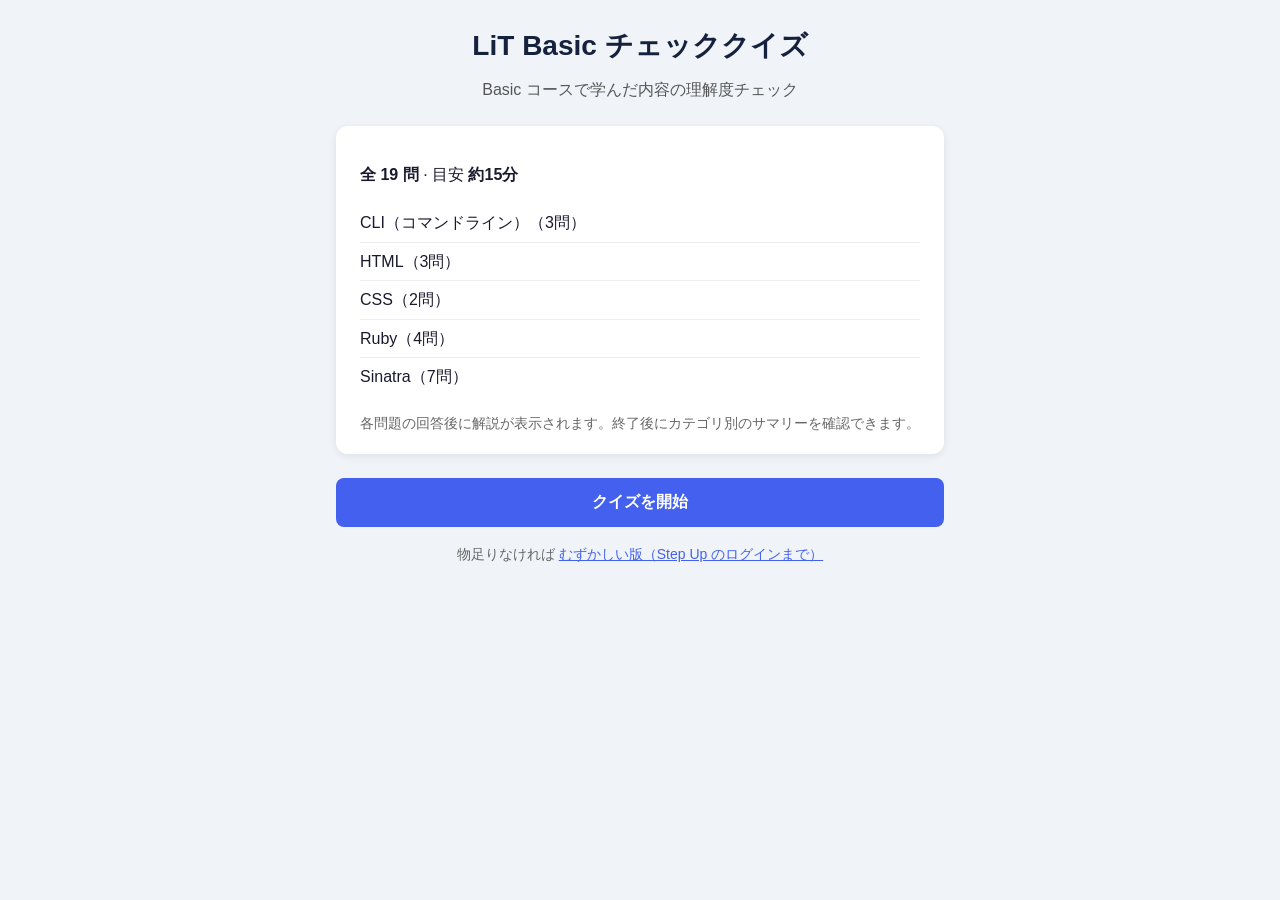
<file: index.html>
<!DOCTYPE html>
<html lang="ja">
<head>
  <meta charset="UTF-8">
  <meta name="viewport" content="width=device-width, initial-scale=1.0">
  <title>LiT Basic チェッククイズ</title>
  <link rel="stylesheet" href="css/style.css">
</head>
<body>
  <div class="container">
    <!-- 開始画面 -->
    <section id="screen-start" class="screen active">
      <header class="hero">
        <h1>LiT Basic チェッククイズ</h1>
        <p class="subtitle">Basic コースで学んだ内容の理解度チェック</p>
      </header>
      <div class="info-card">
        <p><strong>全 <span id="total-questions">22</span> 問</strong> · 目安 <strong>約15分</strong></p>
        <ul class="category-list" id="category-list"></ul>
        <p class="hint">各問題の回答後に解説が表示されます。終了後にカテゴリ別のサマリーを確認できます。</p>
      </div>
      <button type="button" id="btn-start" class="btn btn-primary">クイズを開始</button>
      <p class="level-link">物足りなければ <a href="hard.html">むずかしい版（Step Up のログインまで）</a></p>
    </section>

    <!-- クイズ画面 -->
    <section id="screen-quiz" class="screen">
      <div class="quiz-header">
        <span id="progress-label" class="progress-label">1 / 22</span>
        <span id="category-badge" class="category-badge"></span>
      </div>
      <div class="progress-bar">
        <div id="progress-fill" class="progress-fill"></div>
      </div>
      <div id="question-area" class="question-area"></div>
      <div id="feedback-area" class="feedback-area hidden"></div>
      <div class="quiz-actions">
        <button type="button" id="btn-submit" class="btn btn-primary">回答する</button>
        <button type="button" id="btn-next" class="btn btn-primary hidden">次の問題へ</button>
      </div>
    </section>

    <!-- サマリー画面 -->
    <section id="screen-summary" class="screen">
      <header class="hero">
        <h1>結果サマリー</h1>
        <p id="summary-score" class="score-display"></p>
      </header>
      <div id="summary-message" class="summary-message"></div>
      <div id="category-chart" class="category-chart"></div>
      <div id="weak-areas" class="weak-areas"></div>
      <div id="wrong-list" class="wrong-list"></div>
      <button type="button" id="btn-restart" class="btn btn-secondary">もう一度挑戦</button>
    </section>
  </div>

  <script type="module" src="js/app.js"></script>
</body>
</html>
</file>
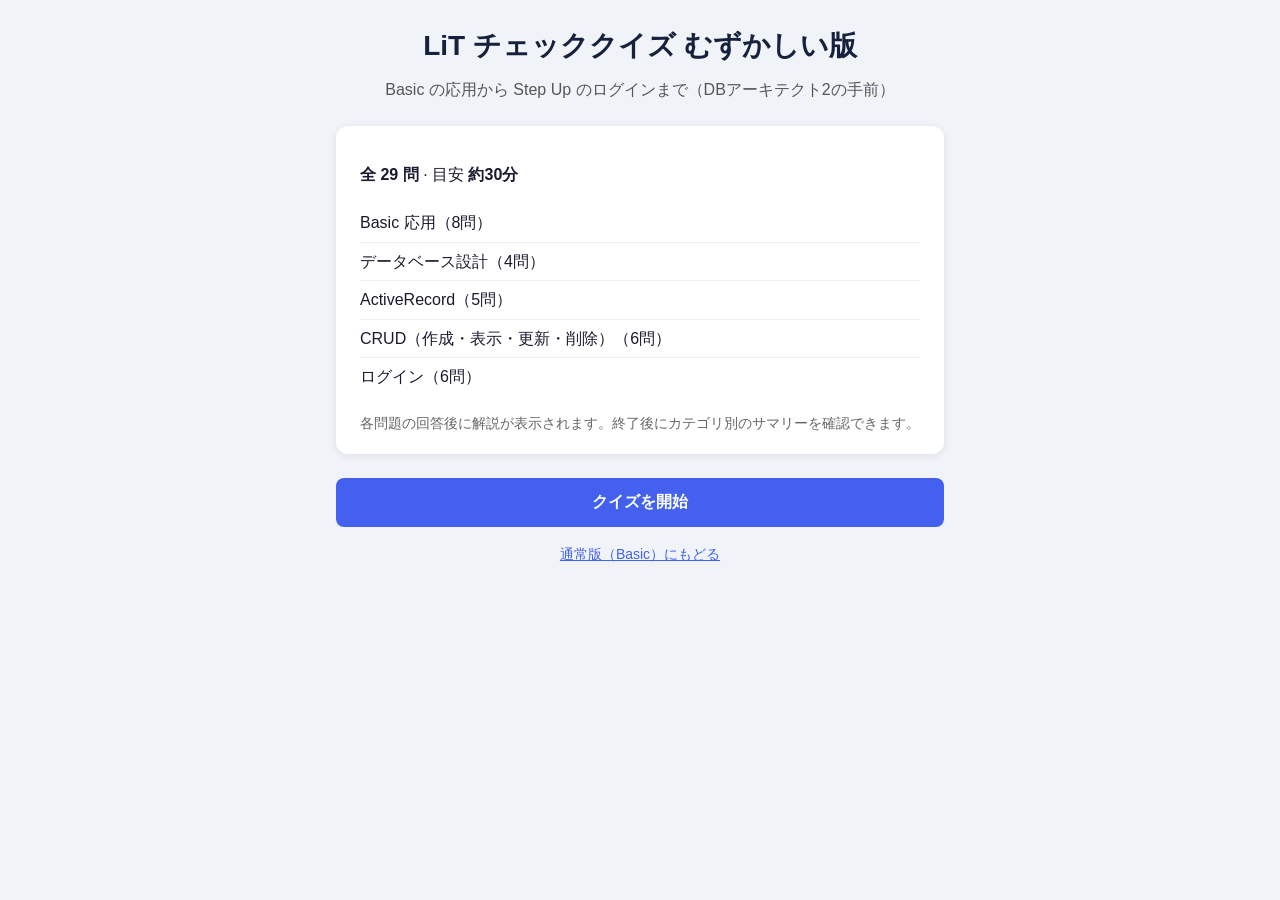
<file: hard.html>
<!DOCTYPE html>
<html lang="ja">
<head>
  <meta charset="UTF-8">
  <meta name="viewport" content="width=device-width, initial-scale=1.0">
  <title>LiT チェッククイズ むずかしい版</title>
  <link rel="stylesheet" href="css/style.css">
</head>
<body data-questions="data/questions-hard.json">
  <div class="container">
    <!-- 開始画面 -->
    <section id="screen-start" class="screen active">
      <header class="hero">
        <h1>LiT チェッククイズ むずかしい版</h1>
        <p class="subtitle">Basic の応用から Step Up のログインまで（DBアーキテクト2の手前）</p>
      </header>
      <div class="info-card">
        <p><strong>全 <span id="total-questions">22</span> 問</strong> · 目安 <strong>約30分</strong></p>
        <ul class="category-list" id="category-list"></ul>
        <p class="hint">各問題の回答後に解説が表示されます。終了後にカテゴリ別のサマリーを確認できます。</p>
      </div>
      <button type="button" id="btn-start" class="btn btn-primary">クイズを開始</button>
      <p class="level-link"><a href="./">通常版（Basic）にもどる</a></p>
    </section>

    <!-- クイズ画面 -->
    <section id="screen-quiz" class="screen">
      <div class="quiz-header">
        <span id="progress-label" class="progress-label">1 / 22</span>
        <span id="category-badge" class="category-badge"></span>
      </div>
      <div class="progress-bar">
        <div id="progress-fill" class="progress-fill"></div>
      </div>
      <div id="question-area" class="question-area"></div>
      <div id="feedback-area" class="feedback-area hidden"></div>
      <div class="quiz-actions">
        <button type="button" id="btn-submit" class="btn btn-primary">回答する</button>
        <button type="button" id="btn-next" class="btn btn-primary hidden">次の問題へ</button>
      </div>
    </section>

    <!-- サマリー画面 -->
    <section id="screen-summary" class="screen">
      <header class="hero">
        <h1>結果サマリー</h1>
        <p id="summary-score" class="score-display"></p>
      </header>
      <div id="summary-message" class="summary-message"></div>
      <div id="category-chart" class="category-chart"></div>
      <div id="weak-areas" class="weak-areas"></div>
      <div id="wrong-list" class="wrong-list"></div>
      <button type="button" id="btn-restart" class="btn btn-secondary">もう一度挑戦</button>
    </section>
  </div>

  <script type="module" src="js/app.js"></script>
</body>
</html>
</file>
<file: css/style.css>
*,
*::before,
*::after {
  box-sizing: border-box;
}

body {
  margin: 0;
  font-family: "Hiragino Sans", "Hiragino Kaku Gothic ProN", "Noto Sans JP", sans-serif;
  font-size: 16px;
  line-height: 1.6;
  color: #1a1a2e;
  background: #f0f4f8;
  min-height: 100vh;
}

.container {
  max-width: 640px;
  margin: 0 auto;
  padding: 24px 16px 48px;
}

.screen {
  display: none;
}

.screen.active {
  display: block;
}

.hero {
  text-align: center;
  margin-bottom: 24px;
}

.hero h1 {
  font-size: 1.75rem;
  margin: 0 0 8px;
  color: #16213e;
}

.subtitle {
  color: #555;
  margin: 0;
}

.info-card {
  background: #fff;
  border-radius: 12px;
  padding: 20px 24px;
  margin-bottom: 24px;
  box-shadow: 0 2px 8px rgba(0, 0, 0, 0.08);
}

.category-list {
  list-style: none;
  padding: 0;
  margin: 16px 0;
}

.category-list li {
  padding: 6px 0;
  border-bottom: 1px solid #eee;
}

.category-list li:last-child {
  border-bottom: none;
}

.hint {
  font-size: 0.875rem;
  color: #666;
  margin: 12px 0 0;
}

.btn {
  display: block;
  width: 100%;
  padding: 14px 24px;
  font-size: 1rem;
  font-weight: 600;
  border: none;
  border-radius: 8px;
  cursor: pointer;
  transition: background 0.2s;
}

.btn-primary {
  background: #4361ee;
  color: #fff;
}

.btn-primary:hover {
  background: #3a56d4;
}

.btn-secondary {
  background: #fff;
  color: #4361ee;
  border: 2px solid #4361ee;
  margin-top: 24px;
}

.btn-secondary:hover {
  background: #eef1ff;
}

.btn:disabled {
  opacity: 0.5;
  cursor: not-allowed;
}

.quiz-header {
  display: flex;
  justify-content: space-between;
  align-items: center;
  margin-bottom: 8px;
}

.progress-label {
  font-weight: 600;
  color: #555;
}

.category-badge {
  background: #4361ee;
  color: #fff;
  font-size: 0.75rem;
  padding: 4px 10px;
  border-radius: 20px;
}

.progress-bar {
  height: 6px;
  background: #ddd;
  border-radius: 3px;
  margin-bottom: 24px;
  overflow: hidden;
}

.progress-fill {
  height: 100%;
  background: #4361ee;
  border-radius: 3px;
  transition: width 0.3s ease;
  width: 0%;
}

.question-area {
  background: #fff;
  border-radius: 12px;
  padding: 24px;
  margin-bottom: 16px;
  box-shadow: 0 2px 8px rgba(0, 0, 0, 0.08);
}

.question-text {
  font-size: 1.1rem;
  font-weight: 600;
  margin: 0 0 20px;
  white-space: pre-line;
}

.question-code {
  background: #1e1e2e;
  color: #cdd6f4;
  padding: 16px;
  border-radius: 8px;
  font-family: "SF Mono", "Consolas", "Menlo", monospace;
  font-size: 0.875rem;
  line-height: 1.5;
  margin: 0 0 16px;
  overflow-x: auto;
  white-space: pre-wrap;
}

.choices {
  list-style: none;
  padding: 0;
  margin: 0;
}

.choices li {
  margin-bottom: 8px;
}

.choices label {
  display: flex;
  align-items: flex-start;
  gap: 10px;
  padding: 12px 16px;
  background: #f8f9fa;
  border: 2px solid transparent;
  border-radius: 8px;
  cursor: pointer;
  transition: border-color 0.2s, background 0.2s;
}

.choices label:hover {
  background: #eef1ff;
}

.choices input[type="radio"] {
  margin-top: 4px;
  flex-shrink: 0;
}

.choices input[type="radio"]:checked + span {
  font-weight: 600;
}

.choices label.selected {
  border-color: #4361ee;
  background: #eef1ff;
}

.text-input {
  width: 100%;
  padding: 12px 16px;
  font-size: 1rem;
  border: 2px solid #ddd;
  border-radius: 8px;
}

.text-input:focus {
  outline: none;
  border-color: #4361ee;
}

.feedback-area {
  border-radius: 12px;
  padding: 16px 20px;
  margin-bottom: 16px;
}

.feedback-area.correct {
  background: #d4edda;
  border: 1px solid #28a745;
  color: #155724;
}

.feedback-area.incorrect {
  background: #f8d7da;
  border: 1px solid #dc3545;
  color: #721c24;
}

.feedback-result {
  font-weight: 700;
  margin: 0 0 8px;
}

.feedback-explanation {
  margin: 0;
  font-size: 0.95rem;
}

.feedback-explanation strong {
  display: block;
  margin-bottom: 4px;
}

.hidden {
  display: none !important;
}

.quiz-actions {
  margin-top: 8px;
}

.score-display {
  font-size: 2rem;
  font-weight: 700;
  color: #4361ee;
  margin: 8px 0 0;
}

.summary-message {
  background: #fff;
  border-radius: 12px;
  padding: 20px 24px;
  margin-bottom: 20px;
  box-shadow: 0 2px 8px rgba(0, 0, 0, 0.08);
}

.category-chart {
  background: #fff;
  border-radius: 12px;
  padding: 20px 24px;
  margin-bottom: 20px;
  box-shadow: 0 2px 8px rgba(0, 0, 0, 0.08);
}

.chart-row {
  margin-bottom: 16px;
}

.chart-row:last-child {
  margin-bottom: 0;
}

.chart-label {
  display: flex;
  justify-content: space-between;
  font-size: 0.875rem;
  margin-bottom: 4px;
}

.chart-bar-bg {
  height: 12px;
  background: #eee;
  border-radius: 6px;
  overflow: hidden;
}

.chart-bar-fill {
  height: 100%;
  border-radius: 6px;
  transition: width 0.5s ease;
}

.chart-bar-fill.ok {
  background: #28a745;
}

.chart-bar-fill.review {
  background: #ffc107;
}

.chart-bar-fill.weak {
  background: #dc3545;
}

.weak-areas {
  background: #fff3cd;
  border: 1px solid #ffc107;
  border-radius: 12px;
  padding: 16px 20px;
  margin-bottom: 20px;
}

.weak-areas h3 {
  margin: 0 0 8px;
  font-size: 1rem;
}

.weak-areas ul {
  margin: 0;
  padding-left: 20px;
}

.wrong-list {
  background: #fff;
  border-radius: 12px;
  padding: 20px 24px;
  margin-bottom: 8px;
  box-shadow: 0 2px 8px rgba(0, 0, 0, 0.08);
}

.wrong-list h3 {
  margin: 0 0 12px;
  font-size: 1rem;
}

.wrong-item {
  padding: 12px 0;
  border-bottom: 1px solid #eee;
}

.wrong-item:last-child {
  border-bottom: none;
}

.wrong-item .q-num {
  font-size: 0.75rem;
  color: #888;
}

.wrong-item .q-text {
  font-weight: 600;
  margin: 4px 0;
}

.wrong-item .explanation {
  font-size: 0.875rem;
  color: #555;
  margin: 0;
}

@media (max-width: 480px) {
  .hero h1 {
    font-size: 1.5rem;
  }

  .question-area {
    padding: 16px;
  }
}

.level-link {
  text-align: center;
  font-size: 0.875rem;
  color: #666;
  margin: 16px 0 0;
}

.level-link a {
  color: #4361ee;
}

.choices .choice-code {
  white-space: pre;
  font-family: ui-monospace, SFMono-Regular, Menlo, monospace;
  font-size: 0.875rem;
  overflow-x: auto;
  min-width: 0;
}
</file>
